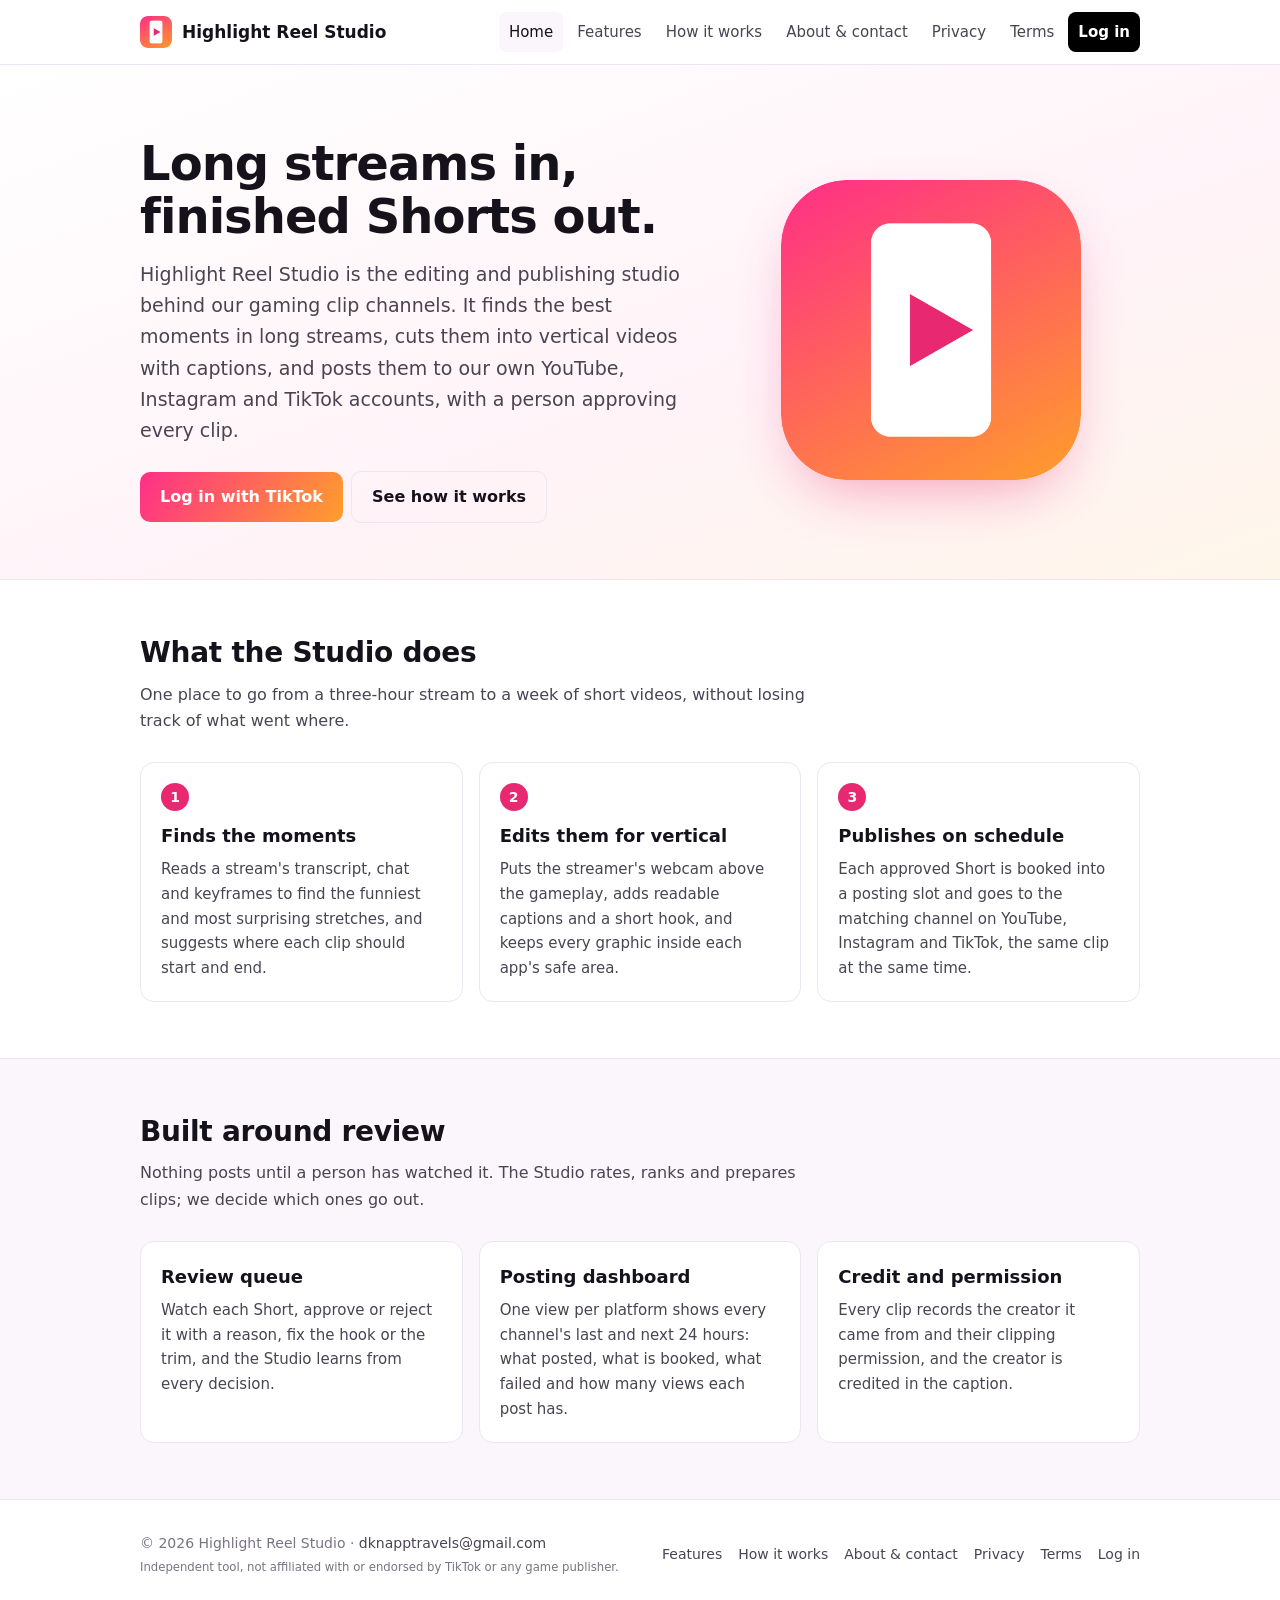
<file: index.html>
<!doctype html>
<html lang="en"><head><meta charset="utf-8"><meta name="viewport" content="width=device-width,initial-scale=1">
<title>Highlight Reel Studio</title>
<meta name="description" content="Highlight Reel Studio turns long gameplay streams into short vertical videos and publishes them to our own YouTube, Instagram and TikTok channels.">
<link rel="icon" href="favicon.ico" sizes="any">
<link rel="icon" type="image/png" sizes="32x32" href="assets/favicon-32.png">
<link rel="apple-touch-icon" href="assets/apple-touch-icon.png">
<meta property="og:title" content="Highlight Reel Studio"><meta property="og:description" content="Highlight Reel Studio turns long gameplay streams into short vertical videos and publishes them to our own YouTube, Instagram and TikTok channels."><meta property="og:image" content="assets/icon-512.png">
<link rel="stylesheet" href="style.css">
</head><body>
<header class="site"><div class="wrap"><a class="brand" href="index.html"><img src="assets/icon-512.png" alt="">Highlight Reel Studio</a><nav class="main" aria-label="Main"><a href="index.html" aria-current=page>Home</a><a href="features.html">Features</a><a href="how-it-works.html">How it works</a><a href="about.html">About & contact</a><a href="privacy.html">Privacy</a><a href="terms.html">Terms</a><a class="login" href="https://highlight-reel-studio-login.tradeskis26.workers.dev/login">Log in</a></nav></div></header>
<main>

<section class="hero"><div class="wrap">
<div><h1>Long streams in, finished Shorts out.</h1>
<p class="lead">Highlight Reel Studio is the editing and publishing studio behind our gaming clip channels. It finds the best moments in long streams, cuts them into vertical videos with captions, and posts them to our own YouTube, Instagram and TikTok accounts, with a person approving every clip.</p>
<a class="btn" href="https://highlight-reel-studio-login.tradeskis26.workers.dev/login">Log in with TikTok</a><a class="btn ghost" href="how-it-works.html">See how it works</a></div>
<img class="mark" src="assets/icon-512.png" alt="Highlight Reel Studio icon">
</div></section>
<section class="block"><div class="wrap">
<h2>What the Studio does</h2>
<p class="sub">One place to go from a three-hour stream to a week of short videos, without losing track of what went where.</p>
<div class="grid">
<div class="card"><div class="num">1</div><h3>Finds the moments</h3><p>Reads a stream's transcript, chat and keyframes to find the funniest and most surprising stretches, and suggests where each clip should start and end.</p></div>
<div class="card"><div class="num">2</div><h3>Edits them for vertical</h3><p>Puts the streamer's webcam above the gameplay, adds readable captions and a short hook, and keeps every graphic inside each app's safe area.</p></div>
<div class="card"><div class="num">3</div><h3>Publishes on schedule</h3><p>Each approved Short is booked into a posting slot and goes to the matching channel on YouTube, Instagram and TikTok, the same clip at the same time.</p></div>
</div></div></section>
<section class="block alt"><div class="wrap">
<h2>Built around review</h2>
<p class="sub">Nothing posts until a person has watched it. The Studio rates, ranks and prepares clips; we decide which ones go out.</p>
<div class="grid">
<div class="card"><h3>Review queue</h3><p>Watch each Short, approve or reject it with a reason, fix the hook or the trim, and the Studio learns from every decision.</p></div>
<div class="card"><h3>Posting dashboard</h3><p>One view per platform shows every channel's last and next 24 hours: what posted, what is booked, what failed and how many views each post has.</p></div>
<div class="card"><h3>Credit and permission</h3><p>Every clip records the creator it came from and their clipping permission, and the creator is credited in the caption.</p></div>
</div></div></section>

</main>
<footer class="site"><div class="wrap"><span>© 2026 Highlight Reel Studio · <a href="mailto:dknapptravels@gmail.com">dknapptravels@gmail.com</a><br><small>Independent tool, not affiliated with or endorsed by TikTok or any game publisher.</small></span><nav aria-label="Footer"><a href="features.html">Features</a><a href="how-it-works.html">How it works</a><a href="about.html">About & contact</a><a href="privacy.html">Privacy</a><a href="terms.html">Terms</a><a href="https://highlight-reel-studio-login.tradeskis26.workers.dev/login">Log in</a></nav></div></footer>
</body></html>
</file>
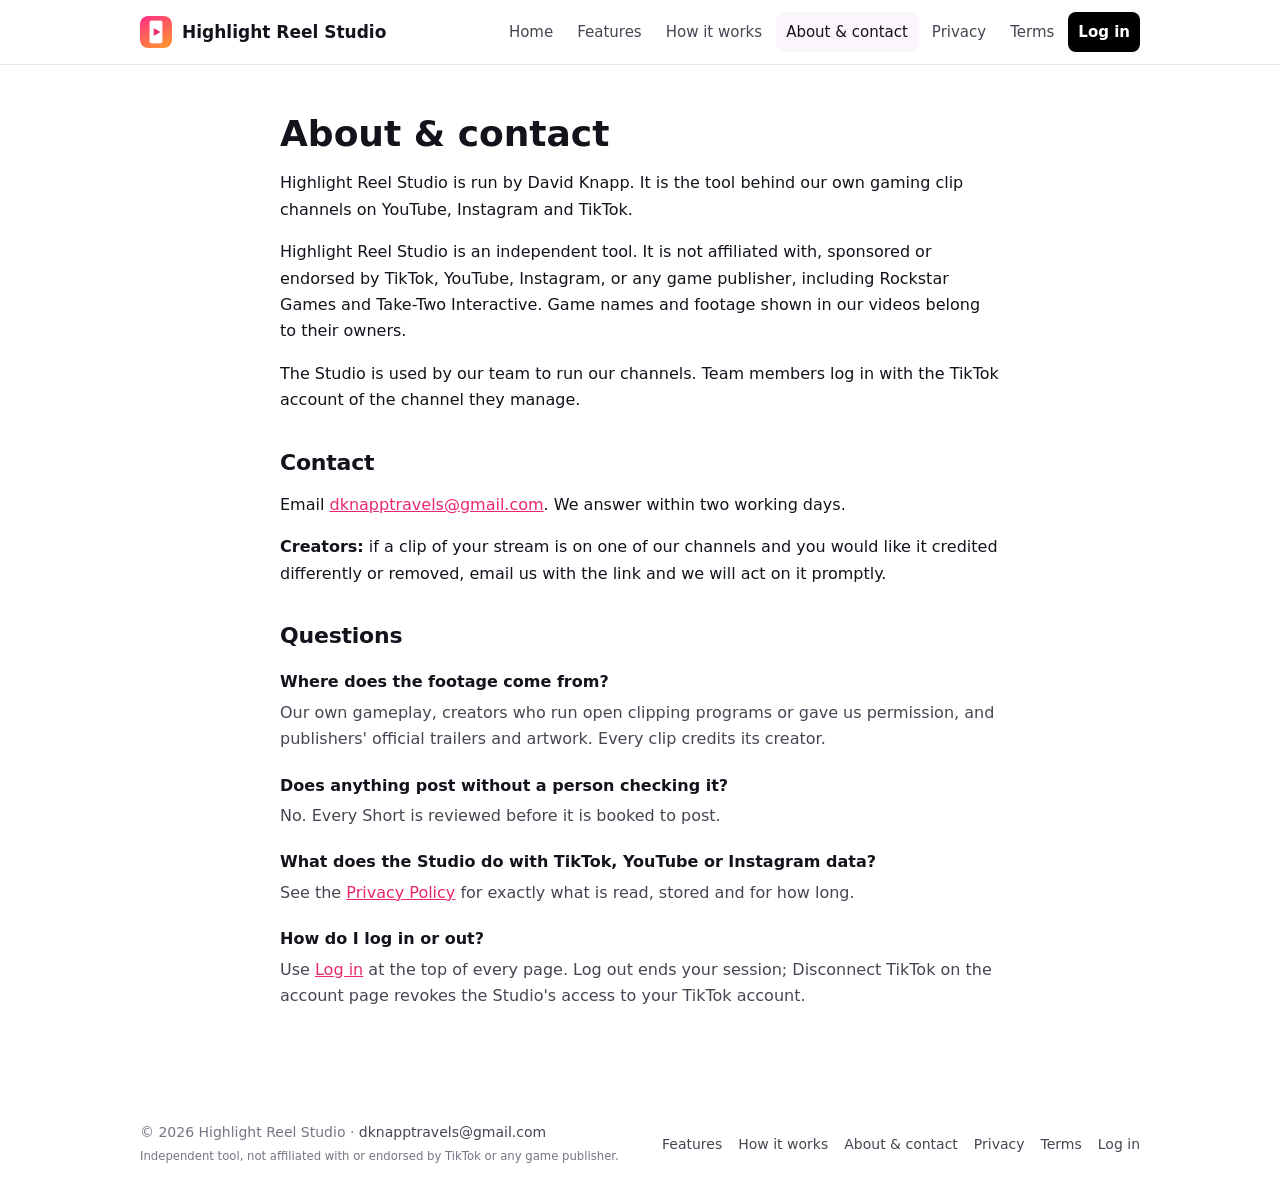
<file: about.html>
<!doctype html>
<html lang="en"><head><meta charset="utf-8"><meta name="viewport" content="width=device-width,initial-scale=1">
<title>About & contact – Highlight Reel Studio</title>
<meta name="description" content="About Highlight Reel Studio, who runs it, frequently asked questions and how to get in touch.">
<link rel="icon" href="favicon.ico" sizes="any">
<link rel="icon" type="image/png" sizes="32x32" href="assets/favicon-32.png">
<link rel="apple-touch-icon" href="assets/apple-touch-icon.png">
<meta property="og:title" content="About & contact – Highlight Reel Studio"><meta property="og:description" content="About Highlight Reel Studio, who runs it, frequently asked questions and how to get in touch."><meta property="og:image" content="assets/icon-512.png">
<link rel="stylesheet" href="style.css">
</head><body>
<header class="site"><div class="wrap"><a class="brand" href="index.html"><img src="assets/icon-512.png" alt="">Highlight Reel Studio</a><nav class="main" aria-label="Main"><a href="index.html">Home</a><a href="features.html">Features</a><a href="how-it-works.html">How it works</a><a href="about.html" aria-current=page>About & contact</a><a href="privacy.html">Privacy</a><a href="terms.html">Terms</a><a class="login" href="https://highlight-reel-studio-login.tradeskis26.workers.dev/login">Log in</a></nav></div></header>
<main>

<div class="doc">
<h1>About &amp; contact</h1>
<p>Highlight Reel Studio is run by David Knapp. It is the tool behind our own gaming clip channels on YouTube, Instagram and TikTok.</p>
<p>Highlight Reel Studio is an independent tool. It is not affiliated with, sponsored or endorsed by TikTok, YouTube, Instagram, or any game publisher, including Rockstar Games and Take-Two Interactive. Game names and footage shown in our videos belong to their owners.</p>
<p>The Studio is used by our team to run our channels. Team members log in with the TikTok account of the channel they manage.</p>
<h2>Contact</h2>
<p>Email <a href="mailto:dknapptravels@gmail.com">dknapptravels@gmail.com</a>. We answer within two working days.</p>
<p><strong>Creators:</strong> if a clip of your stream is on one of our channels and you would like it credited differently or removed, email us with the link and we will act on it promptly.</p>
<h2>Questions</h2>
<dl class="faq">
<dt>Where does the footage come from?</dt><dd>Our own gameplay, creators who run open clipping programs or gave us permission, and publishers' official trailers and artwork. Every clip credits its creator.</dd>
<dt>Does anything post without a person checking it?</dt><dd>No. Every Short is reviewed before it is booked to post.</dd>
<dt>What does the Studio do with TikTok, YouTube or Instagram data?</dt><dd>See the <a href="privacy.html">Privacy Policy</a> for exactly what is read, stored and for how long.</dd>
<dt>How do I log in or out?</dt><dd>Use <a href="https://highlight-reel-studio-login.tradeskis26.workers.dev/login">Log in</a> at the top of every page. Log out ends your session; Disconnect TikTok on the account page revokes the Studio's access to your TikTok account.</dd>
</dl>
</div>

</main>
<footer class="site"><div class="wrap"><span>© 2026 Highlight Reel Studio · <a href="mailto:dknapptravels@gmail.com">dknapptravels@gmail.com</a><br><small>Independent tool, not affiliated with or endorsed by TikTok or any game publisher.</small></span><nav aria-label="Footer"><a href="features.html">Features</a><a href="how-it-works.html">How it works</a><a href="about.html">About & contact</a><a href="privacy.html">Privacy</a><a href="terms.html">Terms</a><a href="https://highlight-reel-studio-login.tradeskis26.workers.dev/login">Log in</a></nav></div></footer>
</body></html>
</file>
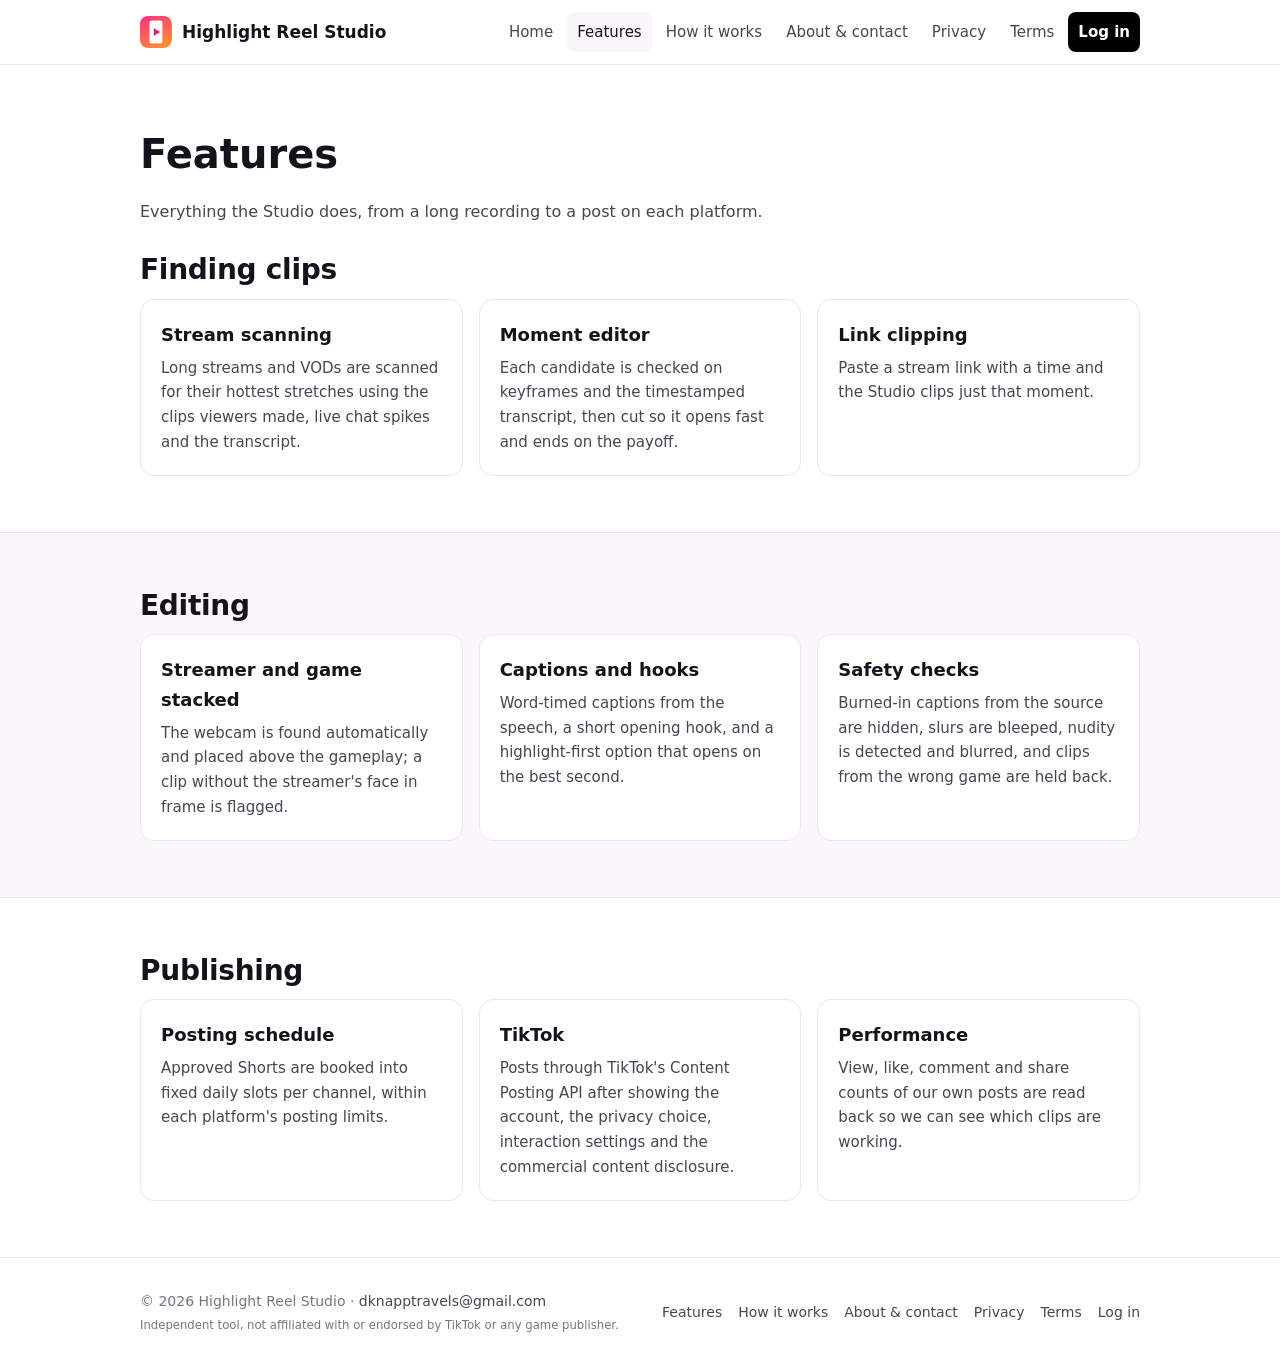
<file: features.html>
<!doctype html>
<html lang="en"><head><meta charset="utf-8"><meta name="viewport" content="width=device-width,initial-scale=1">
<title>Features – Highlight Reel Studio</title>
<meta name="description" content="Features of Highlight Reel Studio: moment finding, vertical editing, captions, review, scheduling and per-platform posting.">
<link rel="icon" href="favicon.ico" sizes="any">
<link rel="icon" type="image/png" sizes="32x32" href="assets/favicon-32.png">
<link rel="apple-touch-icon" href="assets/apple-touch-icon.png">
<meta property="og:title" content="Features – Highlight Reel Studio"><meta property="og:description" content="Features of Highlight Reel Studio: moment finding, vertical editing, captions, review, scheduling and per-platform posting."><meta property="og:image" content="assets/icon-512.png">
<link rel="stylesheet" href="style.css">
</head><body>
<header class="site"><div class="wrap"><a class="brand" href="index.html"><img src="assets/icon-512.png" alt="">Highlight Reel Studio</a><nav class="main" aria-label="Main"><a href="index.html">Home</a><a href="features.html" aria-current=page>Features</a><a href="how-it-works.html">How it works</a><a href="about.html">About & contact</a><a href="privacy.html">Privacy</a><a href="terms.html">Terms</a><a class="login" href="https://highlight-reel-studio-login.tradeskis26.workers.dev/login">Log in</a></nav></div></header>
<main>

<section class="block"><div class="wrap">
<h1 style="font-size:40px;margin:0 0 12px">Features</h1>
<p class="sub">Everything the Studio does, from a long recording to a post on each platform.</p>
<h2>Finding clips</h2>
<div class="grid">
<div class="card"><h3>Stream scanning</h3><p>Long streams and VODs are scanned for their hottest stretches using the clips viewers made, live chat spikes and the transcript.</p></div>
<div class="card"><h3>Moment editor</h3><p>Each candidate is checked on keyframes and the timestamped transcript, then cut so it opens fast and ends on the payoff.</p></div>
<div class="card"><h3>Link clipping</h3><p>Paste a stream link with a time and the Studio clips just that moment.</p></div>
</div>
</div></section>
<section class="block alt"><div class="wrap">
<h2>Editing</h2>
<div class="grid">
<div class="card"><h3>Streamer and game stacked</h3><p>The webcam is found automatically and placed above the gameplay; a clip without the streamer's face in frame is flagged.</p></div>
<div class="card"><h3>Captions and hooks</h3><p>Word-timed captions from the speech, a short opening hook, and a highlight-first option that opens on the best second.</p></div>
<div class="card"><h3>Safety checks</h3><p>Burned-in captions from the source are hidden, slurs are bleeped, nudity is detected and blurred, and clips from the wrong game are held back.</p></div>
</div>
</div></section>
<section class="block"><div class="wrap">
<h2>Publishing</h2>
<div class="grid">
<div class="card"><h3>Posting schedule</h3><p>Approved Shorts are booked into fixed daily slots per channel, within each platform's posting limits.</p></div>
<div class="card"><h3>TikTok</h3><p>Posts through TikTok's Content Posting API after showing the account, the privacy choice, interaction settings and the commercial content disclosure.</p></div>
<div class="card"><h3>Performance</h3><p>View, like, comment and share counts of our own posts are read back so we can see which clips are working.</p></div>
</div>
</div></section>

</main>
<footer class="site"><div class="wrap"><span>© 2026 Highlight Reel Studio · <a href="mailto:dknapptravels@gmail.com">dknapptravels@gmail.com</a><br><small>Independent tool, not affiliated with or endorsed by TikTok or any game publisher.</small></span><nav aria-label="Footer"><a href="features.html">Features</a><a href="how-it-works.html">How it works</a><a href="about.html">About & contact</a><a href="privacy.html">Privacy</a><a href="terms.html">Terms</a><a href="https://highlight-reel-studio-login.tradeskis26.workers.dev/login">Log in</a></nav></div></footer>
</body></html>
</file>
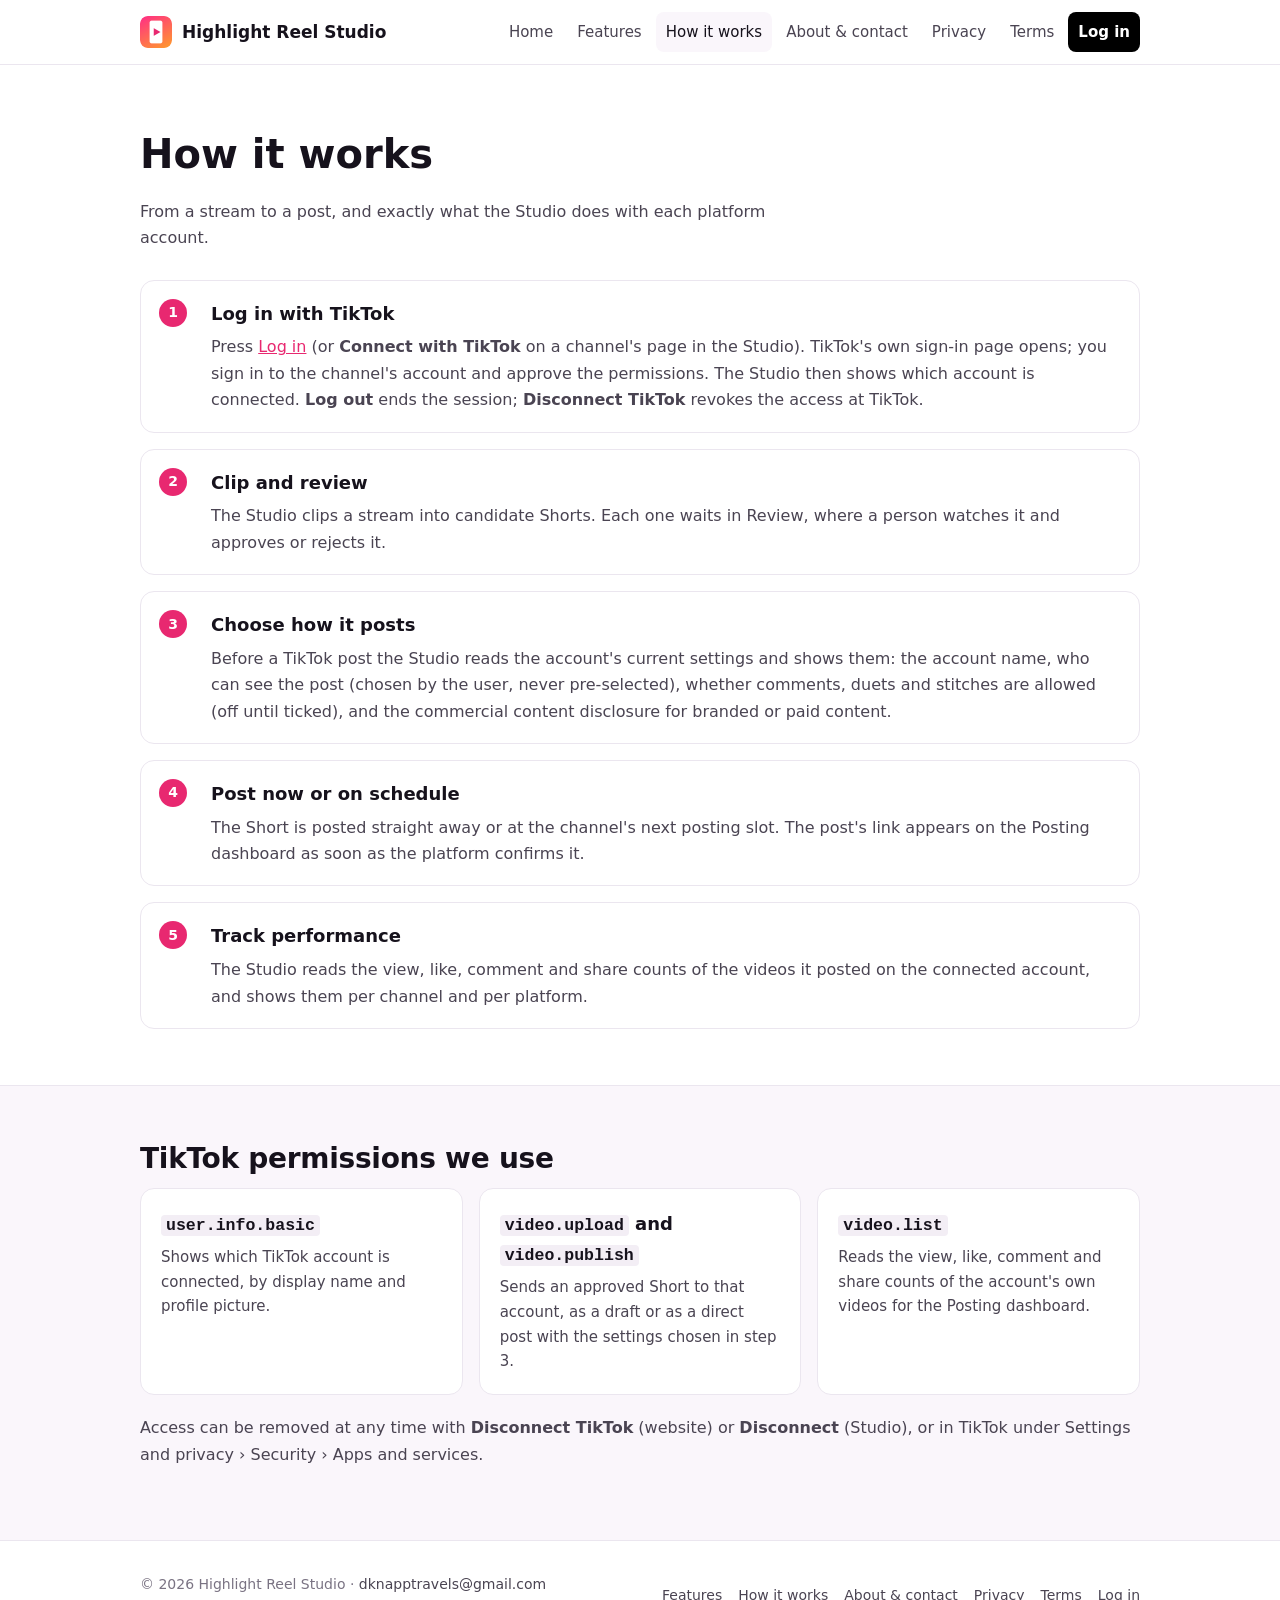
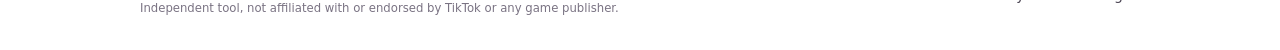
<file: how-it-works.html>
<!doctype html>
<html lang="en"><head><meta charset="utf-8"><meta name="viewport" content="width=device-width,initial-scale=1">
<title>How it works – Highlight Reel Studio</title>
<meta name="description" content="How Highlight Reel Studio connects to TikTok, YouTube and Instagram and publishes a Short, step by step.">
<link rel="icon" href="favicon.ico" sizes="any">
<link rel="icon" type="image/png" sizes="32x32" href="assets/favicon-32.png">
<link rel="apple-touch-icon" href="assets/apple-touch-icon.png">
<meta property="og:title" content="How it works – Highlight Reel Studio"><meta property="og:description" content="How Highlight Reel Studio connects to TikTok, YouTube and Instagram and publishes a Short, step by step."><meta property="og:image" content="assets/icon-512.png">
<link rel="stylesheet" href="style.css">
</head><body>
<header class="site"><div class="wrap"><a class="brand" href="index.html"><img src="assets/icon-512.png" alt="">Highlight Reel Studio</a><nav class="main" aria-label="Main"><a href="index.html">Home</a><a href="features.html">Features</a><a href="how-it-works.html" aria-current=page>How it works</a><a href="about.html">About & contact</a><a href="privacy.html">Privacy</a><a href="terms.html">Terms</a><a class="login" href="https://highlight-reel-studio-login.tradeskis26.workers.dev/login">Log in</a></nav></div></header>
<main>

<section class="block"><div class="wrap">
<h1 style="font-size:40px;margin:0 0 12px">How it works</h1>
<p class="sub">From a stream to a post, and exactly what the Studio does with each platform account.</p>
<ol class="steps">
<li><span class="num">1</span><div><h3>Log in with TikTok</h3><p>Press <a href="https://highlight-reel-studio-login.tradeskis26.workers.dev/login">Log in</a> (or <strong>Connect with TikTok</strong> on a channel's page in the Studio). TikTok's own sign-in page opens; you sign in to the channel's account and approve the permissions. The Studio then shows which account is connected. <strong>Log out</strong> ends the session; <strong>Disconnect TikTok</strong> revokes the access at TikTok.</p></div></li>
<li><span class="num">2</span><div><h3>Clip and review</h3><p>The Studio clips a stream into candidate Shorts. Each one waits in Review, where a person watches it and approves or rejects it.</p></div></li>
<li><span class="num">3</span><div><h3>Choose how it posts</h3><p>Before a TikTok post the Studio reads the account's current settings and shows them: the account name, who can see the post (chosen by the user, never pre-selected), whether comments, duets and stitches are allowed (off until ticked), and the commercial content disclosure for branded or paid content.</p></div></li>
<li><span class="num">4</span><div><h3>Post now or on schedule</h3><p>The Short is posted straight away or at the channel's next posting slot. The post's link appears on the Posting dashboard as soon as the platform confirms it.</p></div></li>
<li><span class="num">5</span><div><h3>Track performance</h3><p>The Studio reads the view, like, comment and share counts of the videos it posted on the connected account, and shows them per channel and per platform.</p></div></li>
</ol>
</div></section>
<section class="block alt"><div class="wrap">
<h2>TikTok permissions we use</h2>
<div class="grid">
<div class="card"><h3><code>user.info.basic</code></h3><p>Shows which TikTok account is connected, by display name and profile picture.</p></div>
<div class="card"><h3><code>video.upload</code> and <code>video.publish</code></h3><p>Sends an approved Short to that account, as a draft or as a direct post with the settings chosen in step 3.</p></div>
<div class="card"><h3><code>video.list</code></h3><p>Reads the view, like, comment and share counts of the account's own videos for the Posting dashboard.</p></div>
</div>
<p style="margin-top:20px;color:var(--ink-2)">Access can be removed at any time with <strong>Disconnect TikTok</strong> (website) or <strong>Disconnect</strong> (Studio), or in TikTok under Settings and privacy › Security › Apps and services.</p>
</div></section>

</main>
<footer class="site"><div class="wrap"><span>© 2026 Highlight Reel Studio · <a href="mailto:dknapptravels@gmail.com">dknapptravels@gmail.com</a><br><small>Independent tool, not affiliated with or endorsed by TikTok or any game publisher.</small></span><nav aria-label="Footer"><a href="features.html">Features</a><a href="how-it-works.html">How it works</a><a href="about.html">About & contact</a><a href="privacy.html">Privacy</a><a href="terms.html">Terms</a><a href="https://highlight-reel-studio-login.tradeskis26.workers.dev/login">Log in</a></nav></div></footer>
</body></html>
</file>
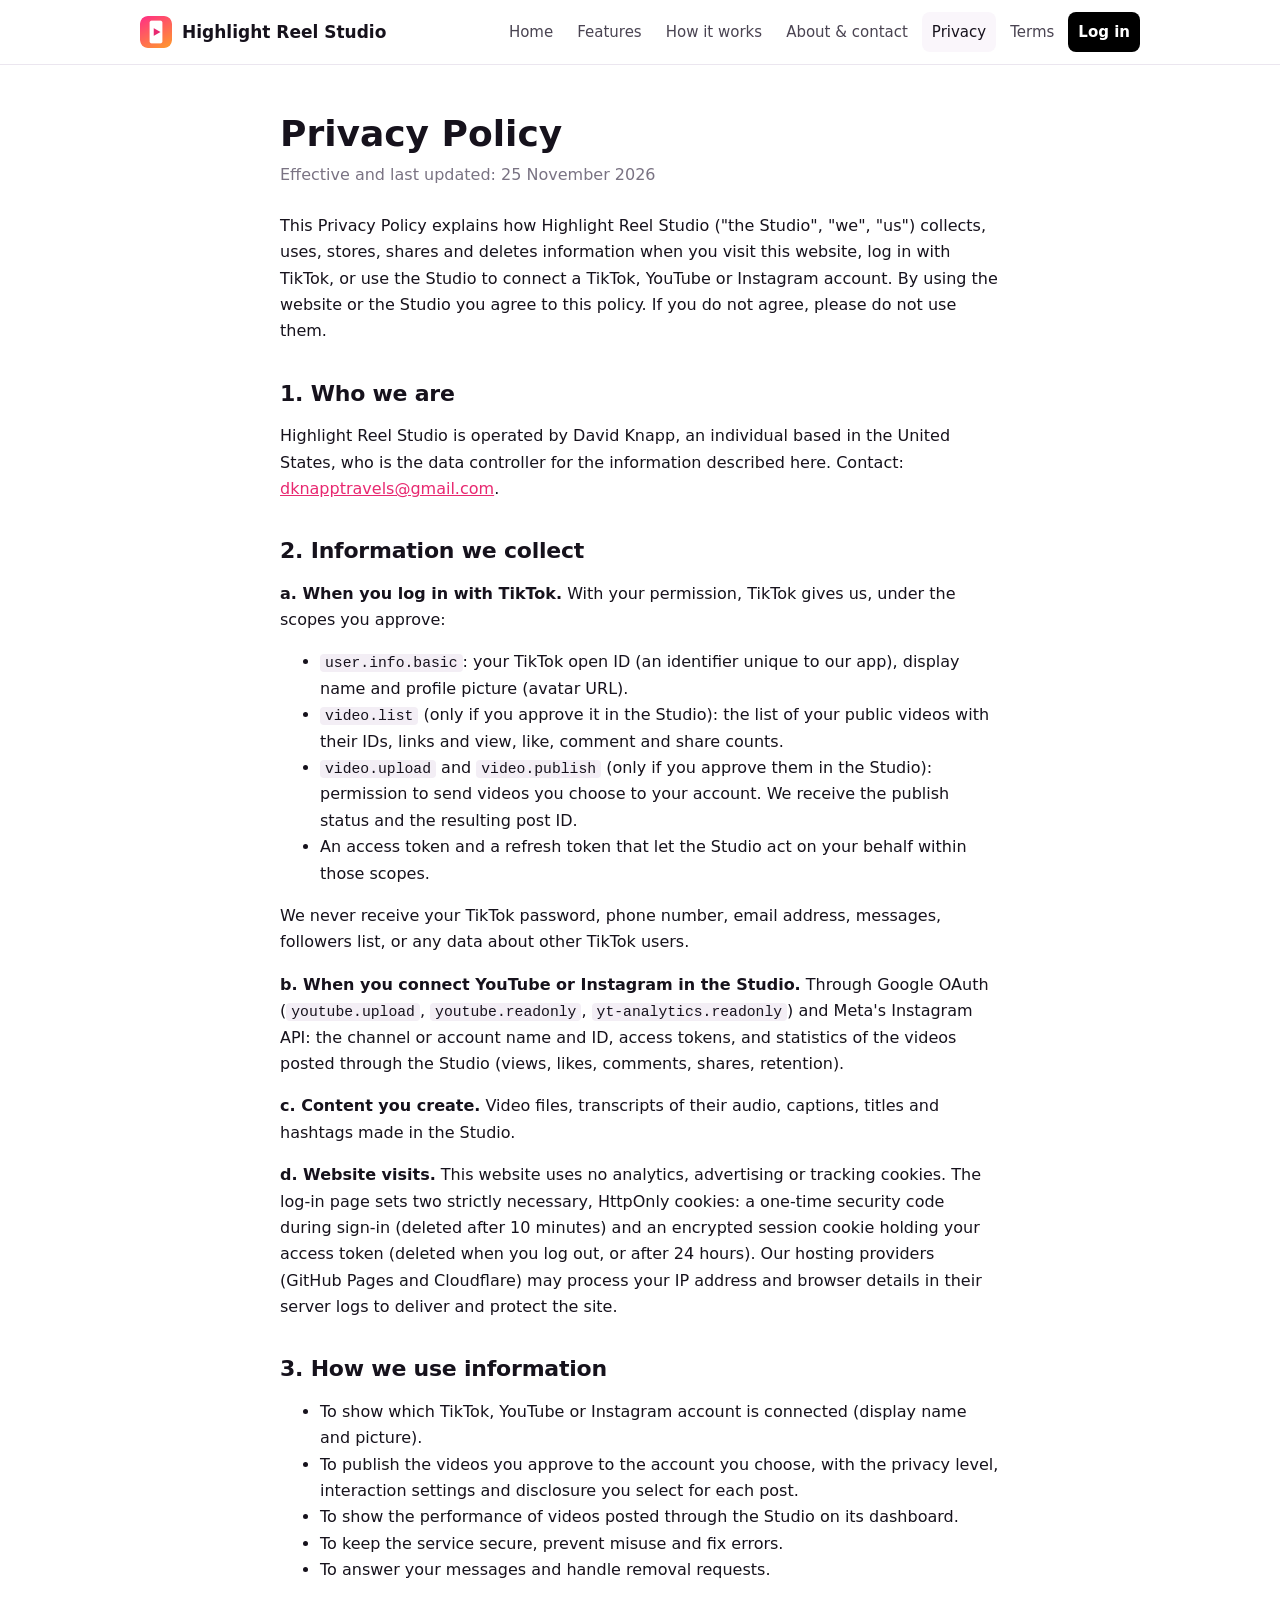
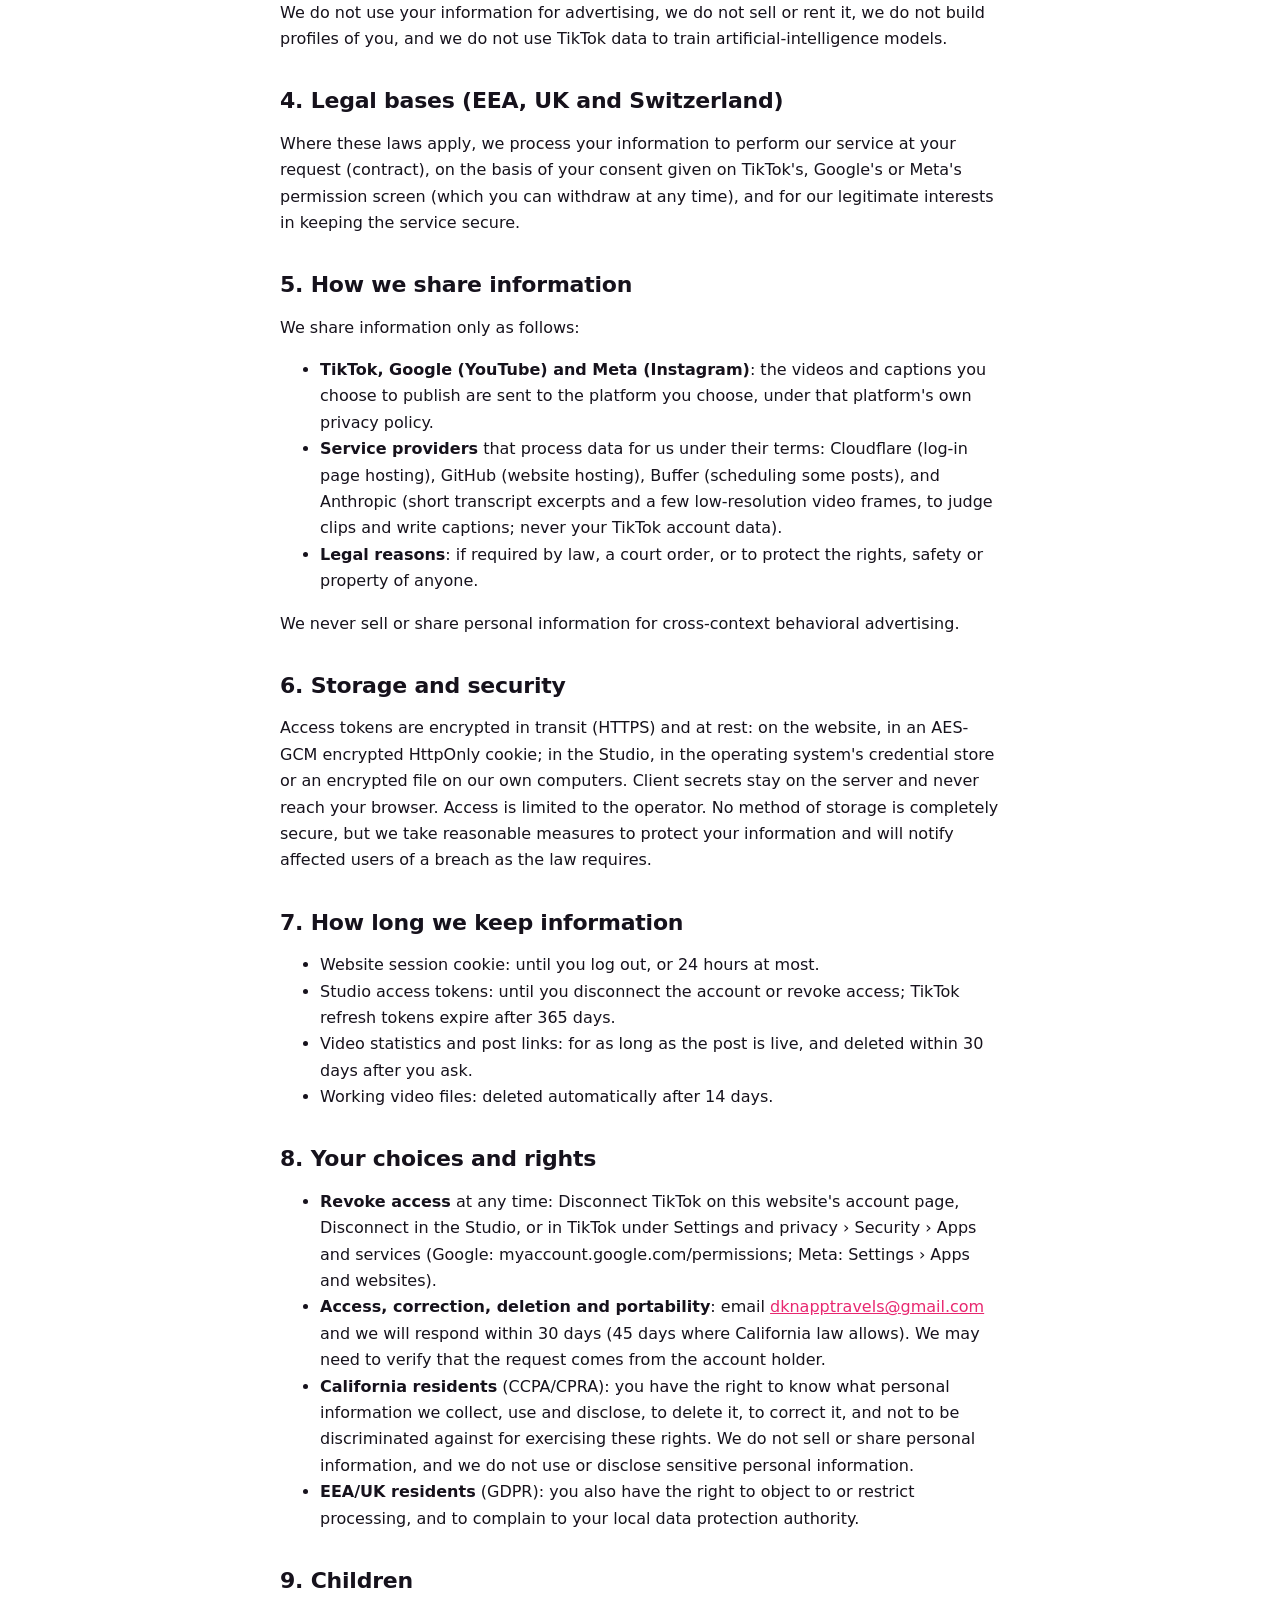
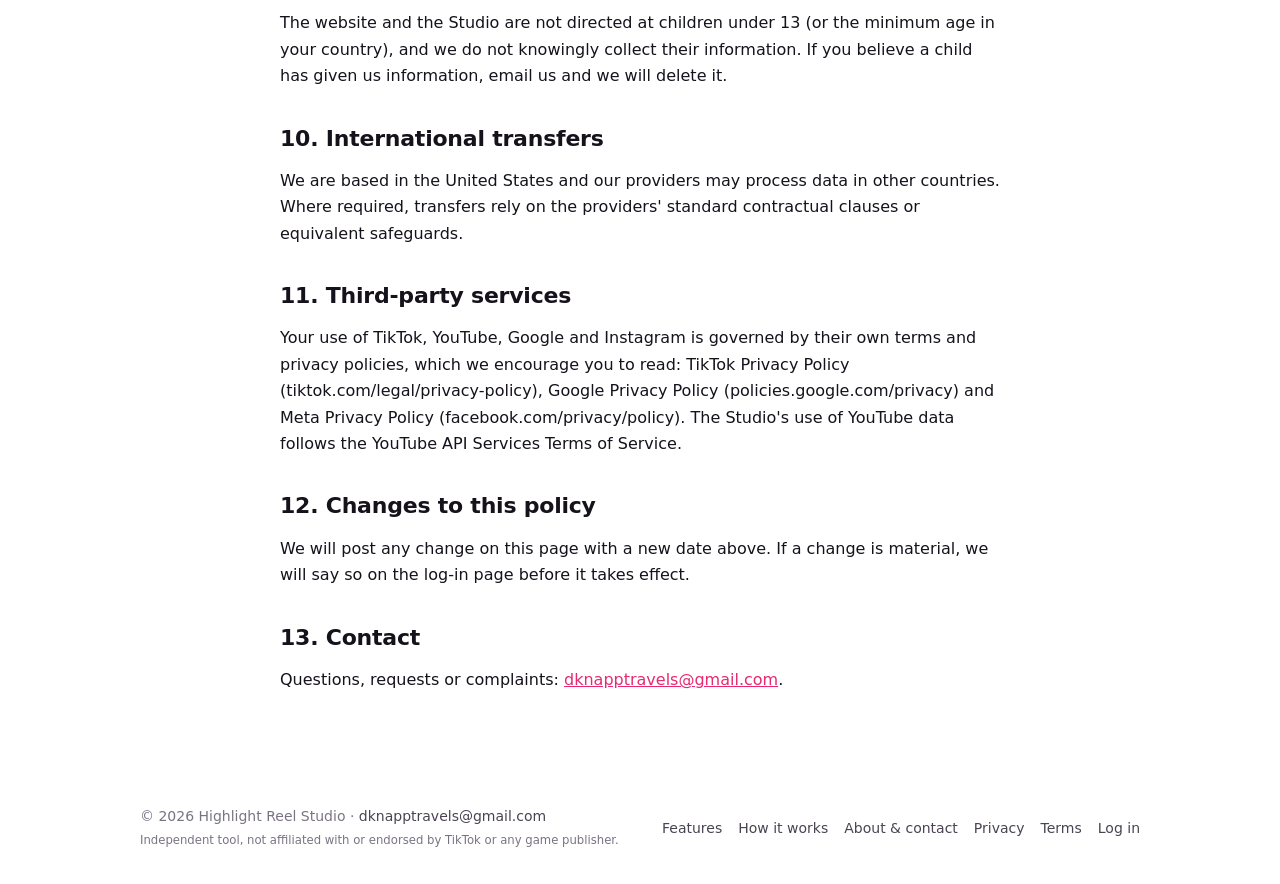
<file: privacy.html>
<!doctype html>
<html lang="en"><head><meta charset="utf-8"><meta name="viewport" content="width=device-width,initial-scale=1">
<title>Privacy Policy – Highlight Reel Studio</title>
<meta name="description" content="How Highlight Reel Studio collects, uses, stores, shares and deletes data, including data from TikTok, YouTube and Instagram.">
<link rel="icon" href="favicon.ico" sizes="any">
<link rel="icon" type="image/png" sizes="32x32" href="assets/favicon-32.png">
<link rel="apple-touch-icon" href="assets/apple-touch-icon.png">
<meta property="og:title" content="Privacy Policy – Highlight Reel Studio"><meta property="og:description" content="How Highlight Reel Studio collects, uses, stores, shares and deletes data, including data from TikTok, YouTube and Instagram."><meta property="og:image" content="assets/icon-512.png">
<link rel="stylesheet" href="style.css">
</head><body>
<header class="site"><div class="wrap"><a class="brand" href="index.html"><img src="assets/icon-512.png" alt="">Highlight Reel Studio</a><nav class="main" aria-label="Main"><a href="index.html">Home</a><a href="features.html">Features</a><a href="how-it-works.html">How it works</a><a href="about.html">About & contact</a><a href="privacy.html" aria-current=page>Privacy</a><a href="terms.html">Terms</a><a class="login" href="https://highlight-reel-studio-login.tradeskis26.workers.dev/login">Log in</a></nav></div></header>
<main>

<div class="doc">
<h1>Privacy Policy</h1>
<p class="date">Effective and last updated: 25 November 2026</p>
<p>This Privacy Policy explains how Highlight Reel Studio ("the Studio", "we", "us") collects, uses, stores, shares and deletes information when you visit this website, log in with TikTok, or use the Studio to connect a TikTok, YouTube or Instagram account. By using the website or the Studio you agree to this policy. If you do not agree, please do not use them.</p>

<h2>1. Who we are</h2>
<p>Highlight Reel Studio is operated by David Knapp, an individual based in the United States, who is the data controller for the information described here. Contact: <a href="mailto:dknapptravels@gmail.com">dknapptravels@gmail.com</a>.</p>

<h2>2. Information we collect</h2>
<p><strong>a. When you log in with TikTok.</strong> With your permission, TikTok gives us, under the scopes you approve:</p>
<ul>
<li><code>user.info.basic</code>: your TikTok open ID (an identifier unique to our app), display name and profile picture (avatar URL).</li>
<li><code>video.list</code> (only if you approve it in the Studio): the list of your public videos with their IDs, links and view, like, comment and share counts.</li>
<li><code>video.upload</code> and <code>video.publish</code> (only if you approve them in the Studio): permission to send videos you choose to your account. We receive the publish status and the resulting post ID.</li>
<li>An access token and a refresh token that let the Studio act on your behalf within those scopes.</li>
</ul>
<p>We never receive your TikTok password, phone number, email address, messages, followers list, or any data about other TikTok users.</p>
<p><strong>b. When you connect YouTube or Instagram in the Studio.</strong> Through Google OAuth (<code>youtube.upload</code>, <code>youtube.readonly</code>, <code>yt-analytics.readonly</code>) and Meta's Instagram API: the channel or account name and ID, access tokens, and statistics of the videos posted through the Studio (views, likes, comments, shares, retention).</p>
<p><strong>c. Content you create.</strong> Video files, transcripts of their audio, captions, titles and hashtags made in the Studio.</p>
<p><strong>d. Website visits.</strong> This website uses no analytics, advertising or tracking cookies. The log-in page sets two strictly necessary, HttpOnly cookies: a one-time security code during sign-in (deleted after 10 minutes) and an encrypted session cookie holding your access token (deleted when you log out, or after 24 hours). Our hosting providers (GitHub Pages and Cloudflare) may process your IP address and browser details in their server logs to deliver and protect the site.</p>

<h2>3. How we use information</h2>
<ul>
<li>To show which TikTok, YouTube or Instagram account is connected (display name and picture).</li>
<li>To publish the videos you approve to the account you choose, with the privacy level, interaction settings and disclosure you select for each post.</li>
<li>To show the performance of videos posted through the Studio on its dashboard.</li>
<li>To keep the service secure, prevent misuse and fix errors.</li>
<li>To answer your messages and handle removal requests.</li>
</ul>
<p>We do not use your information for advertising, we do not sell or rent it, we do not build profiles of you, and we do not use TikTok data to train artificial-intelligence models.</p>

<h2>4. Legal bases (EEA, UK and Switzerland)</h2>
<p>Where these laws apply, we process your information to perform our service at your request (contract), on the basis of your consent given on TikTok's, Google's or Meta's permission screen (which you can withdraw at any time), and for our legitimate interests in keeping the service secure.</p>

<h2>5. How we share information</h2>
<p>We share information only as follows:</p>
<ul>
<li><strong>TikTok, Google (YouTube) and Meta (Instagram)</strong>: the videos and captions you choose to publish are sent to the platform you choose, under that platform's own privacy policy.</li>
<li><strong>Service providers</strong> that process data for us under their terms: Cloudflare (log-in page hosting), GitHub (website hosting), Buffer (scheduling some posts), and Anthropic (short transcript excerpts and a few low-resolution video frames, to judge clips and write captions; never your TikTok account data).</li>
<li><strong>Legal reasons</strong>: if required by law, a court order, or to protect the rights, safety or property of anyone.</li>
</ul>
<p>We never sell or share personal information for cross-context behavioral advertising.</p>

<h2>6. Storage and security</h2>
<p>Access tokens are encrypted in transit (HTTPS) and at rest: on the website, in an AES-GCM encrypted HttpOnly cookie; in the Studio, in the operating system's credential store or an encrypted file on our own computers. Client secrets stay on the server and never reach your browser. Access is limited to the operator. No method of storage is completely secure, but we take reasonable measures to protect your information and will notify affected users of a breach as the law requires.</p>

<h2>7. How long we keep information</h2>
<ul>
<li>Website session cookie: until you log out, or 24 hours at most.</li>
<li>Studio access tokens: until you disconnect the account or revoke access; TikTok refresh tokens expire after 365 days.</li>
<li>Video statistics and post links: for as long as the post is live, and deleted within 30 days after you ask.</li>
<li>Working video files: deleted automatically after 14 days.</li>
</ul>

<h2>8. Your choices and rights</h2>
<ul>
<li><strong>Revoke access</strong> at any time: Disconnect TikTok on this website's account page, Disconnect in the Studio, or in TikTok under Settings and privacy › Security › Apps and services (Google: myaccount.google.com/permissions; Meta: Settings › Apps and websites).</li>
<li><strong>Access, correction, deletion and portability</strong>: email <a href="mailto:dknapptravels@gmail.com">dknapptravels@gmail.com</a> and we will respond within 30 days (45 days where California law allows). We may need to verify that the request comes from the account holder.</li>
<li><strong>California residents</strong> (CCPA/CPRA): you have the right to know what personal information we collect, use and disclose, to delete it, to correct it, and not to be discriminated against for exercising these rights. We do not sell or share personal information, and we do not use or disclose sensitive personal information.</li>
<li><strong>EEA/UK residents</strong> (GDPR): you also have the right to object to or restrict processing, and to complain to your local data protection authority.</li>
</ul>

<h2>9. Children</h2>
<p>The website and the Studio are not directed at children under 13 (or the minimum age in your country), and we do not knowingly collect their information. If you believe a child has given us information, email us and we will delete it.</p>

<h2>10. International transfers</h2>
<p>We are based in the United States and our providers may process data in other countries. Where required, transfers rely on the providers' standard contractual clauses or equivalent safeguards.</p>

<h2>11. Third-party services</h2>
<p>Your use of TikTok, YouTube, Google and Instagram is governed by their own terms and privacy policies, which we encourage you to read: TikTok Privacy Policy (tiktok.com/legal/privacy-policy), Google Privacy Policy (policies.google.com/privacy) and Meta Privacy Policy (facebook.com/privacy/policy). The Studio's use of YouTube data follows the YouTube API Services Terms of Service.</p>

<h2>12. Changes to this policy</h2>
<p>We will post any change on this page with a new date above. If a change is material, we will say so on the log-in page before it takes effect.</p>

<h2>13. Contact</h2>
<p>Questions, requests or complaints: <a href="mailto:dknapptravels@gmail.com">dknapptravels@gmail.com</a>.</p>
</div>

</main>
<footer class="site"><div class="wrap"><span>© 2026 Highlight Reel Studio · <a href="mailto:dknapptravels@gmail.com">dknapptravels@gmail.com</a><br><small>Independent tool, not affiliated with or endorsed by TikTok or any game publisher.</small></span><nav aria-label="Footer"><a href="features.html">Features</a><a href="how-it-works.html">How it works</a><a href="about.html">About & contact</a><a href="privacy.html">Privacy</a><a href="terms.html">Terms</a><a href="https://highlight-reel-studio-login.tradeskis26.workers.dev/login">Log in</a></nav></div></footer>
</body></html>
</file>
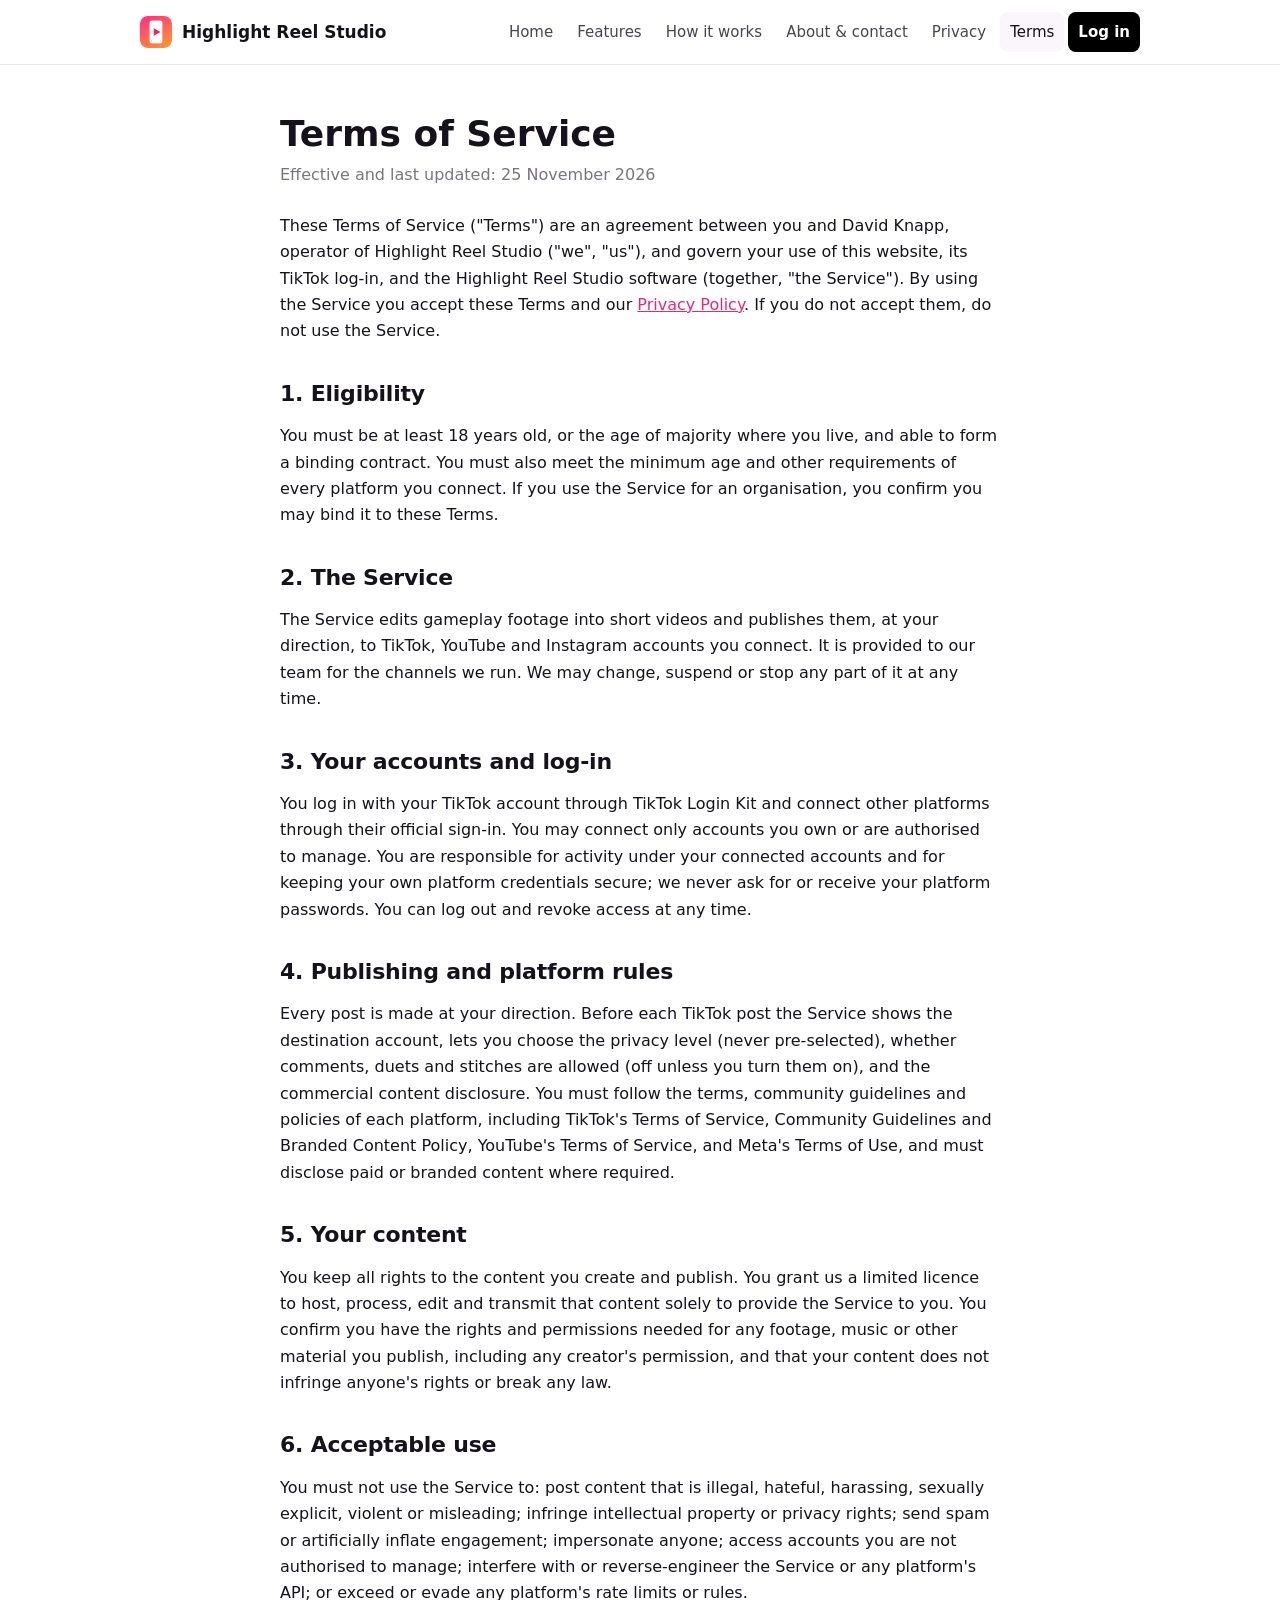
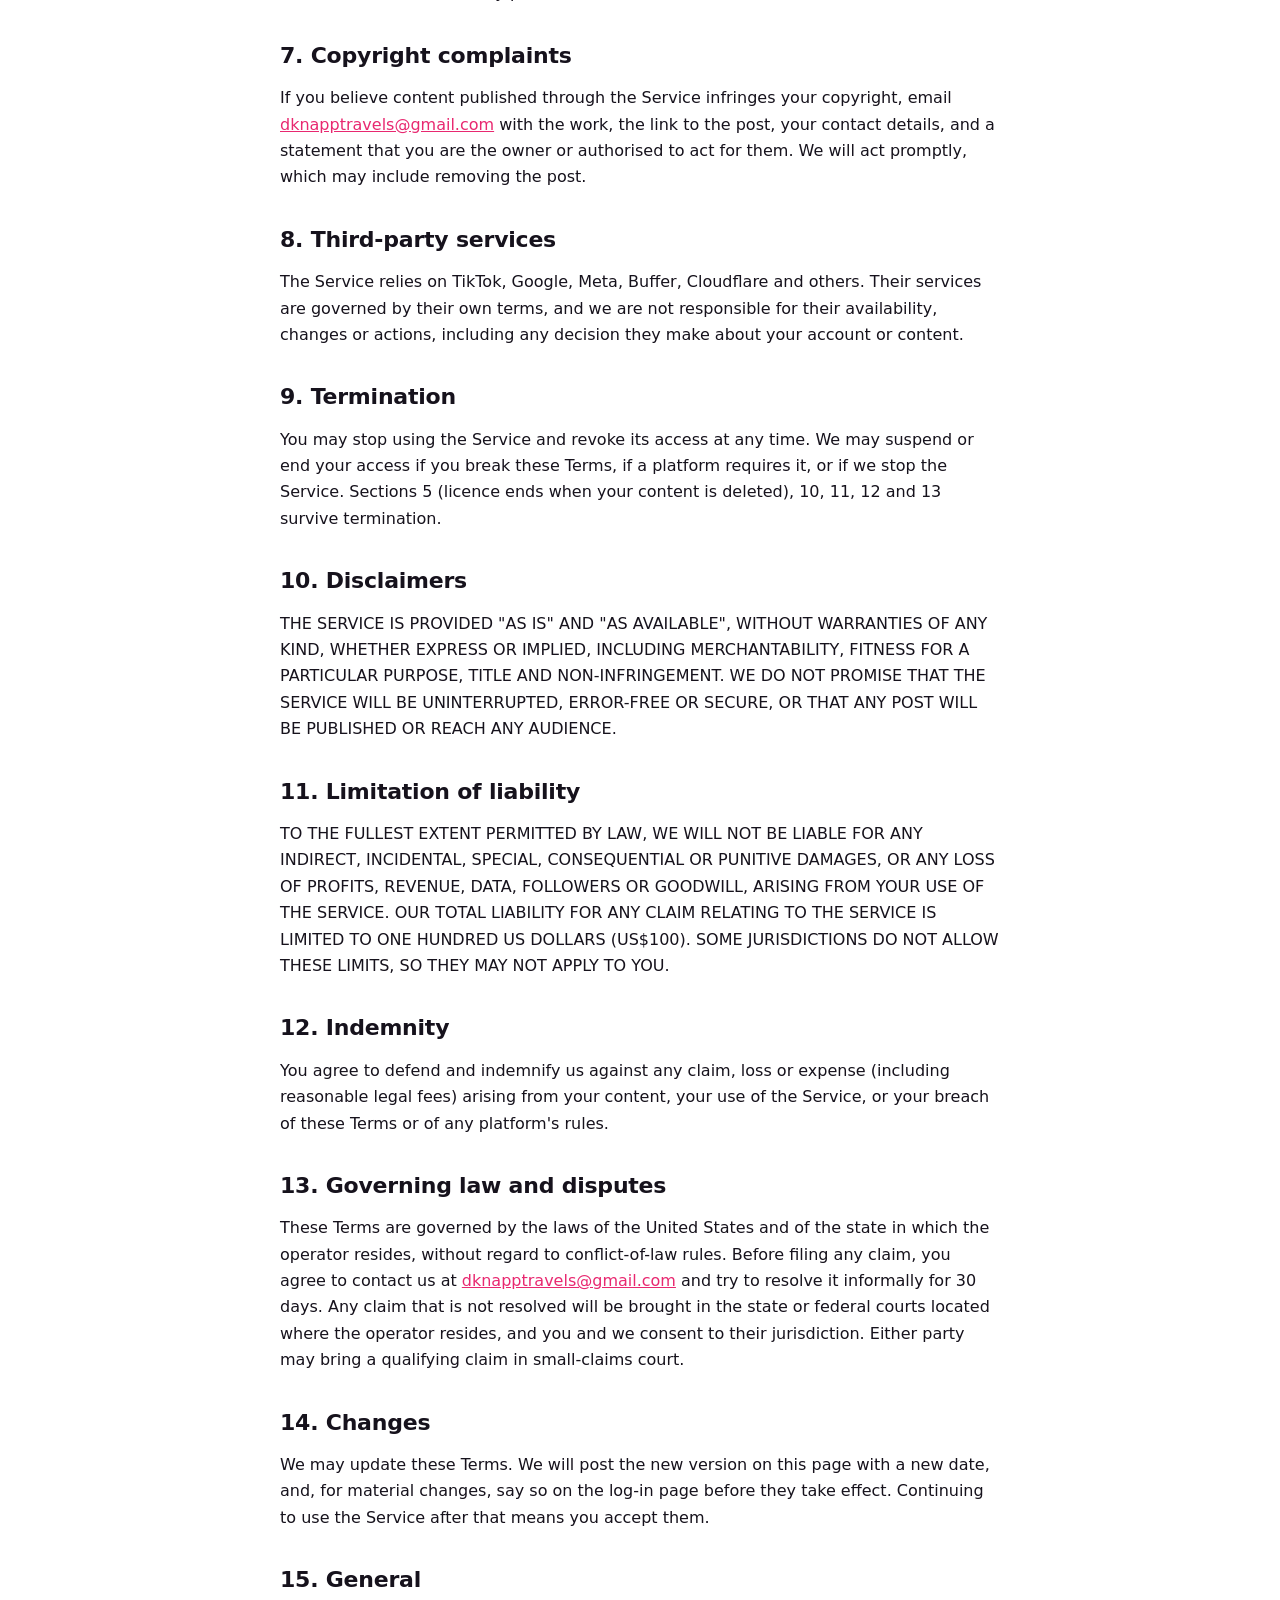
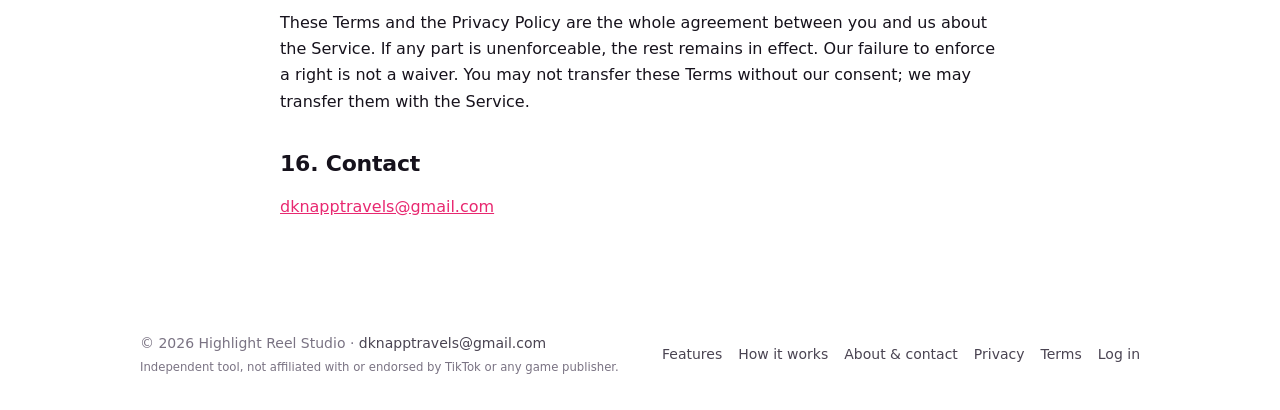
<file: terms.html>
<!doctype html>
<html lang="en"><head><meta charset="utf-8"><meta name="viewport" content="width=device-width,initial-scale=1">
<title>Terms of Service – Highlight Reel Studio</title>
<meta name="description" content="The terms that apply to the Highlight Reel Studio website, its TikTok log-in and the Studio.">
<link rel="icon" href="favicon.ico" sizes="any">
<link rel="icon" type="image/png" sizes="32x32" href="assets/favicon-32.png">
<link rel="apple-touch-icon" href="assets/apple-touch-icon.png">
<meta property="og:title" content="Terms of Service – Highlight Reel Studio"><meta property="og:description" content="The terms that apply to the Highlight Reel Studio website, its TikTok log-in and the Studio."><meta property="og:image" content="assets/icon-512.png">
<link rel="stylesheet" href="style.css">
</head><body>
<header class="site"><div class="wrap"><a class="brand" href="index.html"><img src="assets/icon-512.png" alt="">Highlight Reel Studio</a><nav class="main" aria-label="Main"><a href="index.html">Home</a><a href="features.html">Features</a><a href="how-it-works.html">How it works</a><a href="about.html">About & contact</a><a href="privacy.html">Privacy</a><a href="terms.html" aria-current=page>Terms</a><a class="login" href="https://highlight-reel-studio-login.tradeskis26.workers.dev/login">Log in</a></nav></div></header>
<main>

<div class="doc">
<h1>Terms of Service</h1>
<p class="date">Effective and last updated: 25 November 2026</p>
<p>These Terms of Service ("Terms") are an agreement between you and David Knapp, operator of Highlight Reel Studio ("we", "us"), and govern your use of this website, its TikTok log-in, and the Highlight Reel Studio software (together, "the Service"). By using the Service you accept these Terms and our <a href="privacy.html">Privacy Policy</a>. If you do not accept them, do not use the Service.</p>

<h2>1. Eligibility</h2>
<p>You must be at least 18 years old, or the age of majority where you live, and able to form a binding contract. You must also meet the minimum age and other requirements of every platform you connect. If you use the Service for an organisation, you confirm you may bind it to these Terms.</p>

<h2>2. The Service</h2>
<p>The Service edits gameplay footage into short videos and publishes them, at your direction, to TikTok, YouTube and Instagram accounts you connect. It is provided to our team for the channels we run. We may change, suspend or stop any part of it at any time.</p>

<h2>3. Your accounts and log-in</h2>
<p>You log in with your TikTok account through TikTok Login Kit and connect other platforms through their official sign-in. You may connect only accounts you own or are authorised to manage. You are responsible for activity under your connected accounts and for keeping your own platform credentials secure; we never ask for or receive your platform passwords. You can log out and revoke access at any time.</p>

<h2>4. Publishing and platform rules</h2>
<p>Every post is made at your direction. Before each TikTok post the Service shows the destination account, lets you choose the privacy level (never pre-selected), whether comments, duets and stitches are allowed (off unless you turn them on), and the commercial content disclosure. You must follow the terms, community guidelines and policies of each platform, including TikTok's Terms of Service, Community Guidelines and Branded Content Policy, YouTube's Terms of Service, and Meta's Terms of Use, and must disclose paid or branded content where required.</p>

<h2>5. Your content</h2>
<p>You keep all rights to the content you create and publish. You grant us a limited licence to host, process, edit and transmit that content solely to provide the Service to you. You confirm you have the rights and permissions needed for any footage, music or other material you publish, including any creator's permission, and that your content does not infringe anyone's rights or break any law.</p>

<h2>6. Acceptable use</h2>
<p>You must not use the Service to: post content that is illegal, hateful, harassing, sexually explicit, violent or misleading; infringe intellectual property or privacy rights; send spam or artificially inflate engagement; impersonate anyone; access accounts you are not authorised to manage; interfere with or reverse-engineer the Service or any platform's API; or exceed or evade any platform's rate limits or rules.</p>

<h2>7. Copyright complaints</h2>
<p>If you believe content published through the Service infringes your copyright, email <a href="mailto:dknapptravels@gmail.com">dknapptravels@gmail.com</a> with the work, the link to the post, your contact details, and a statement that you are the owner or authorised to act for them. We will act promptly, which may include removing the post.</p>

<h2>8. Third-party services</h2>
<p>The Service relies on TikTok, Google, Meta, Buffer, Cloudflare and others. Their services are governed by their own terms, and we are not responsible for their availability, changes or actions, including any decision they make about your account or content.</p>

<h2>9. Termination</h2>
<p>You may stop using the Service and revoke its access at any time. We may suspend or end your access if you break these Terms, if a platform requires it, or if we stop the Service. Sections 5 (licence ends when your content is deleted), 10, 11, 12 and 13 survive termination.</p>

<h2>10. Disclaimers</h2>
<p>THE SERVICE IS PROVIDED "AS IS" AND "AS AVAILABLE", WITHOUT WARRANTIES OF ANY KIND, WHETHER EXPRESS OR IMPLIED, INCLUDING MERCHANTABILITY, FITNESS FOR A PARTICULAR PURPOSE, TITLE AND NON-INFRINGEMENT. WE DO NOT PROMISE THAT THE SERVICE WILL BE UNINTERRUPTED, ERROR-FREE OR SECURE, OR THAT ANY POST WILL BE PUBLISHED OR REACH ANY AUDIENCE.</p>

<h2>11. Limitation of liability</h2>
<p>TO THE FULLEST EXTENT PERMITTED BY LAW, WE WILL NOT BE LIABLE FOR ANY INDIRECT, INCIDENTAL, SPECIAL, CONSEQUENTIAL OR PUNITIVE DAMAGES, OR ANY LOSS OF PROFITS, REVENUE, DATA, FOLLOWERS OR GOODWILL, ARISING FROM YOUR USE OF THE SERVICE. OUR TOTAL LIABILITY FOR ANY CLAIM RELATING TO THE SERVICE IS LIMITED TO ONE HUNDRED US DOLLARS (US$100). SOME JURISDICTIONS DO NOT ALLOW THESE LIMITS, SO THEY MAY NOT APPLY TO YOU.</p>

<h2>12. Indemnity</h2>
<p>You agree to defend and indemnify us against any claim, loss or expense (including reasonable legal fees) arising from your content, your use of the Service, or your breach of these Terms or of any platform's rules.</p>

<h2>13. Governing law and disputes</h2>
<p>These Terms are governed by the laws of the United States and of the state in which the operator resides, without regard to conflict-of-law rules. Before filing any claim, you agree to contact us at <a href="mailto:dknapptravels@gmail.com">dknapptravels@gmail.com</a> and try to resolve it informally for 30 days. Any claim that is not resolved will be brought in the state or federal courts located where the operator resides, and you and we consent to their jurisdiction. Either party may bring a qualifying claim in small-claims court.</p>

<h2>14. Changes</h2>
<p>We may update these Terms. We will post the new version on this page with a new date, and, for material changes, say so on the log-in page before they take effect. Continuing to use the Service after that means you accept them.</p>

<h2>15. General</h2>
<p>These Terms and the Privacy Policy are the whole agreement between you and us about the Service. If any part is unenforceable, the rest remains in effect. Our failure to enforce a right is not a waiver. You may not transfer these Terms without our consent; we may transfer them with the Service.</p>

<h2>16. Contact</h2>
<p><a href="mailto:dknapptravels@gmail.com">dknapptravels@gmail.com</a></p>
</div>

</main>
<footer class="site"><div class="wrap"><span>© 2026 Highlight Reel Studio · <a href="mailto:dknapptravels@gmail.com">dknapptravels@gmail.com</a><br><small>Independent tool, not affiliated with or endorsed by TikTok or any game publisher.</small></span><nav aria-label="Footer"><a href="features.html">Features</a><a href="how-it-works.html">How it works</a><a href="about.html">About & contact</a><a href="privacy.html">Privacy</a><a href="terms.html">Terms</a><a href="https://highlight-reel-studio-login.tradeskis26.workers.dev/login">Log in</a></nav></div></footer>
</body></html>
</file>
<file: style.css>
:root{--ink:#16121c;--ink-2:#4a4452;--ink-3:#7a7383;--line:#ebe6ef;--bg:#fff;--soft:#faf6fb;--pink:#ff2e88;--amber:#ff9e2c;--accent:#e82870}
*{box-sizing:border-box}
html{-webkit-text-size-adjust:100%}
body{margin:0;font:16px/1.65 system-ui,-apple-system,"Segoe UI",Roboto,sans-serif;color:var(--ink);background:var(--bg)}
a{color:var(--accent)}
.wrap{max-width:1040px;margin:0 auto;padding:0 20px}
header.site{border-bottom:1px solid var(--line);background:#fff;position:sticky;top:0;z-index:5}
header.site .wrap{display:flex;align-items:center;gap:16px;min-height:64px;flex-wrap:wrap}
.brand{display:flex;align-items:center;gap:10px;font-weight:700;color:var(--ink);text-decoration:none;font-size:17px}
.brand img{width:32px;height:32px;border-radius:8px}
nav.main{margin-left:auto;display:flex;gap:4px;flex-wrap:wrap}
nav.main a{color:var(--ink-2);text-decoration:none;padding:8px 10px;border-radius:8px;font-size:15px}
nav.main a:hover,nav.main a[aria-current=page]{color:var(--ink);background:var(--soft)}
.hero{padding:72px 0 56px;background:linear-gradient(160deg,#fff 0%,#fff3f8 60%,#fff6ea 100%);border-bottom:1px solid var(--line)}
.hero .wrap{display:grid;grid-template-columns:1.3fr 1fr;gap:40px;align-items:center}
.hero h1{font-size:clamp(32px,5vw,48px);line-height:1.1;margin:0 0 16px;letter-spacing:-.02em}
.hero p.lead{font-size:19px;color:var(--ink-2);margin:0 0 24px}
.hero img.mark{width:100%;max-width:300px;justify-self:center;border-radius:22%;box-shadow:0 24px 60px -20px rgba(232,40,112,.45)}
.btn{display:inline-block;padding:12px 20px;border-radius:10px;background:linear-gradient(120deg,var(--pink),var(--amber));color:#fff;font-weight:600;text-decoration:none}
.btn.ghost{background:none;color:var(--ink);border:1px solid var(--line);margin-left:8px}
section.block{padding:56px 0;border-bottom:1px solid var(--line)}
section.block.alt{background:var(--soft)}
h2{font-size:28px;line-height:1.2;margin:0 0 12px;letter-spacing:-.01em}
h3{font-size:18px;margin:0 0 6px}
p.sub{color:var(--ink-2);margin:0 0 28px;max-width:680px}
.grid{display:grid;grid-template-columns:repeat(3,minmax(0,1fr));gap:16px}
.card{background:#fff;border:1px solid var(--line);border-radius:14px;padding:20px}
.card p{margin:0;color:var(--ink-2);font-size:15px}
.num{display:inline-grid;place-items:center;width:28px;height:28px;border-radius:50%;background:var(--accent);color:#fff;font-weight:700;font-size:14px;margin-bottom:10px}
ol.steps{list-style:none;padding:0;margin:0;display:grid;gap:16px}
ol.steps li{display:grid;grid-template-columns:40px 1fr;gap:12px;background:#fff;border:1px solid var(--line);border-radius:14px;padding:18px}
ol.steps li p{margin:0;color:var(--ink-2)}
.doc{max-width:760px;padding:48px 20px 64px;margin:0 auto}
.doc h1{font-size:36px;line-height:1.15;margin:0 0 8px}
.doc h2{font-size:22px;margin:36px 0 8px}
.doc .date{color:var(--ink-3);margin:0 0 24px}
code{background:#f3eef5;padding:1px 5px;border-radius:4px;font-size:.92em}
dl.faq dt{font-weight:600;margin-top:20px}
dl.faq dd{margin:4px 0 0;color:var(--ink-2)}
footer.site{padding:32px 0;color:var(--ink-3);font-size:14px}
footer.site .wrap{display:flex;gap:16px;flex-wrap:wrap;align-items:center}
footer.site nav{margin-left:auto;display:flex;gap:16px;flex-wrap:wrap}
footer.site a{color:var(--ink-2);text-decoration:none}
@media (max-width:760px){.hero .wrap{grid-template-columns:1fr}.hero img.mark{max-width:160px;order:-1;justify-self:start}.grid{grid-template-columns:1fr}nav.main{margin-left:0;width:100%}.btn.ghost{margin:8px 0 0}}

nav.main a.login{background:#000;color:#fff;font-weight:600}
nav.main a.login:hover{background:#222;color:#fff}
</file>
